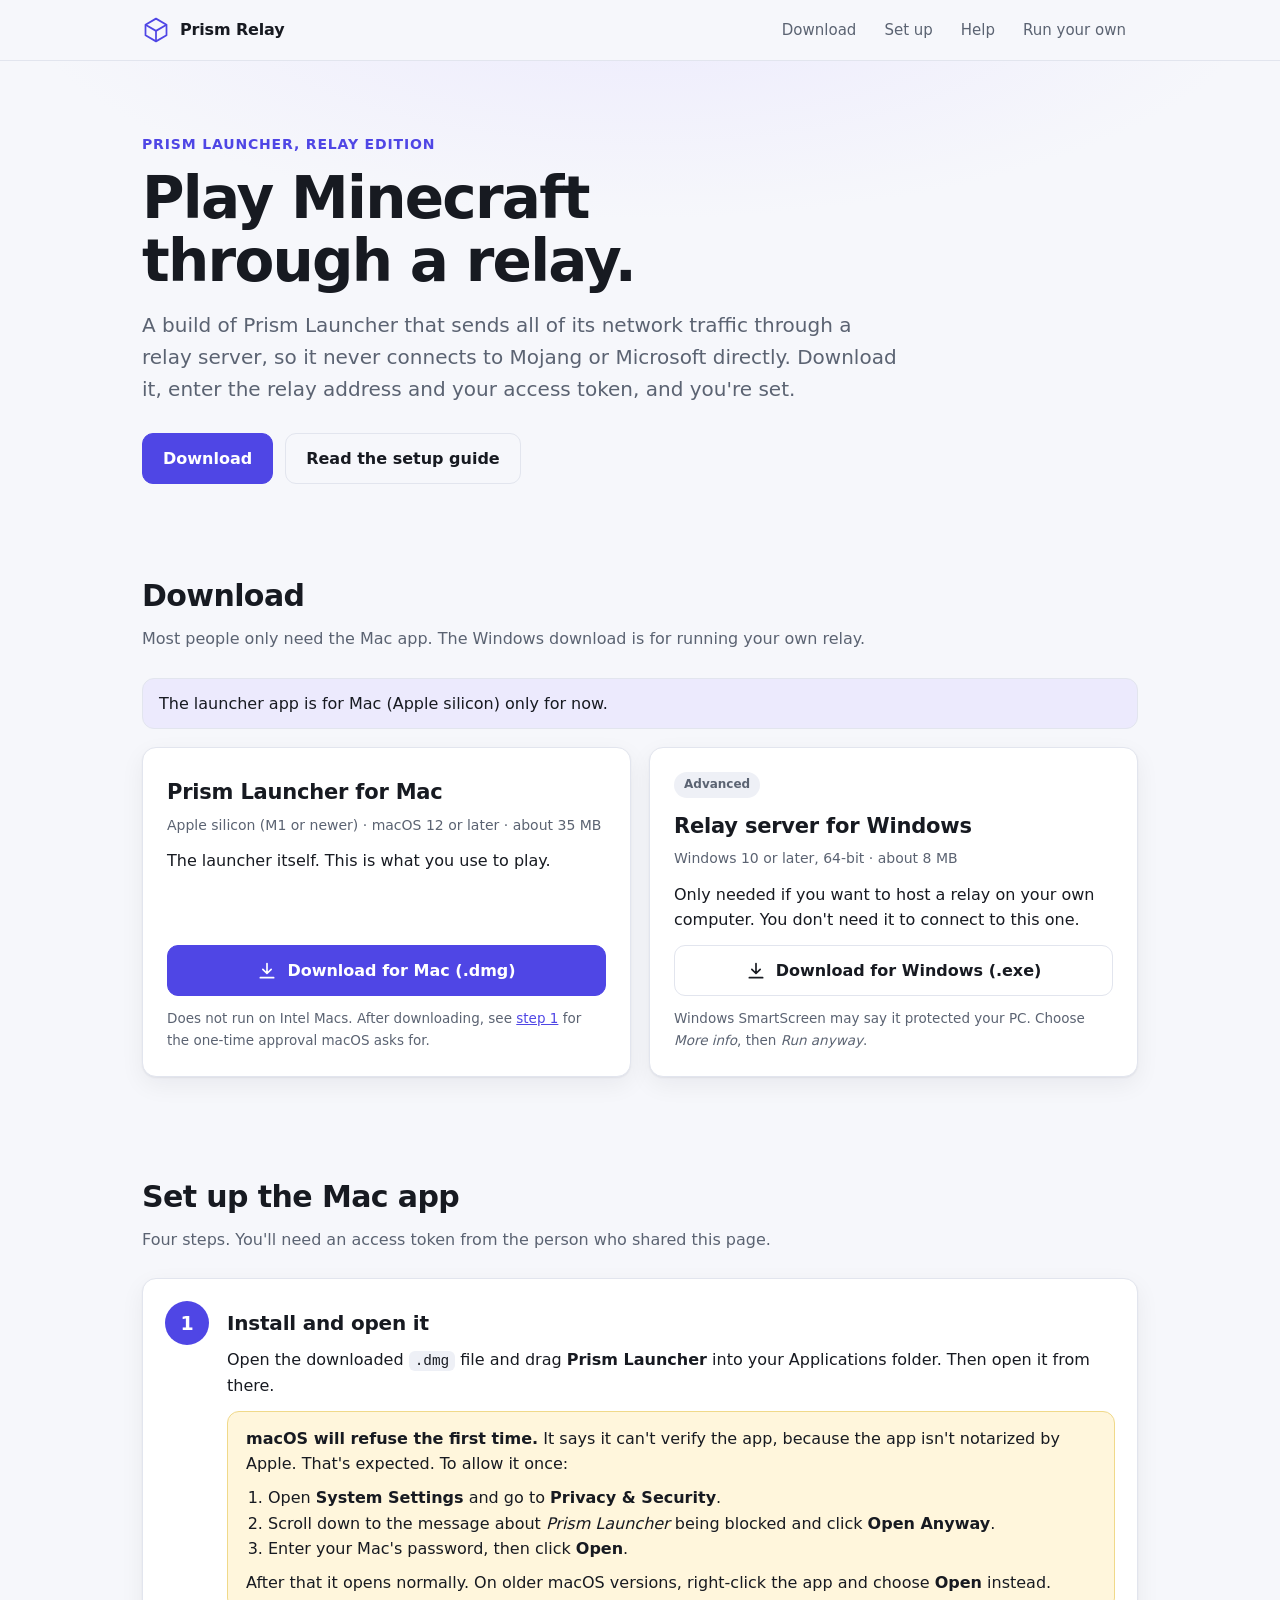
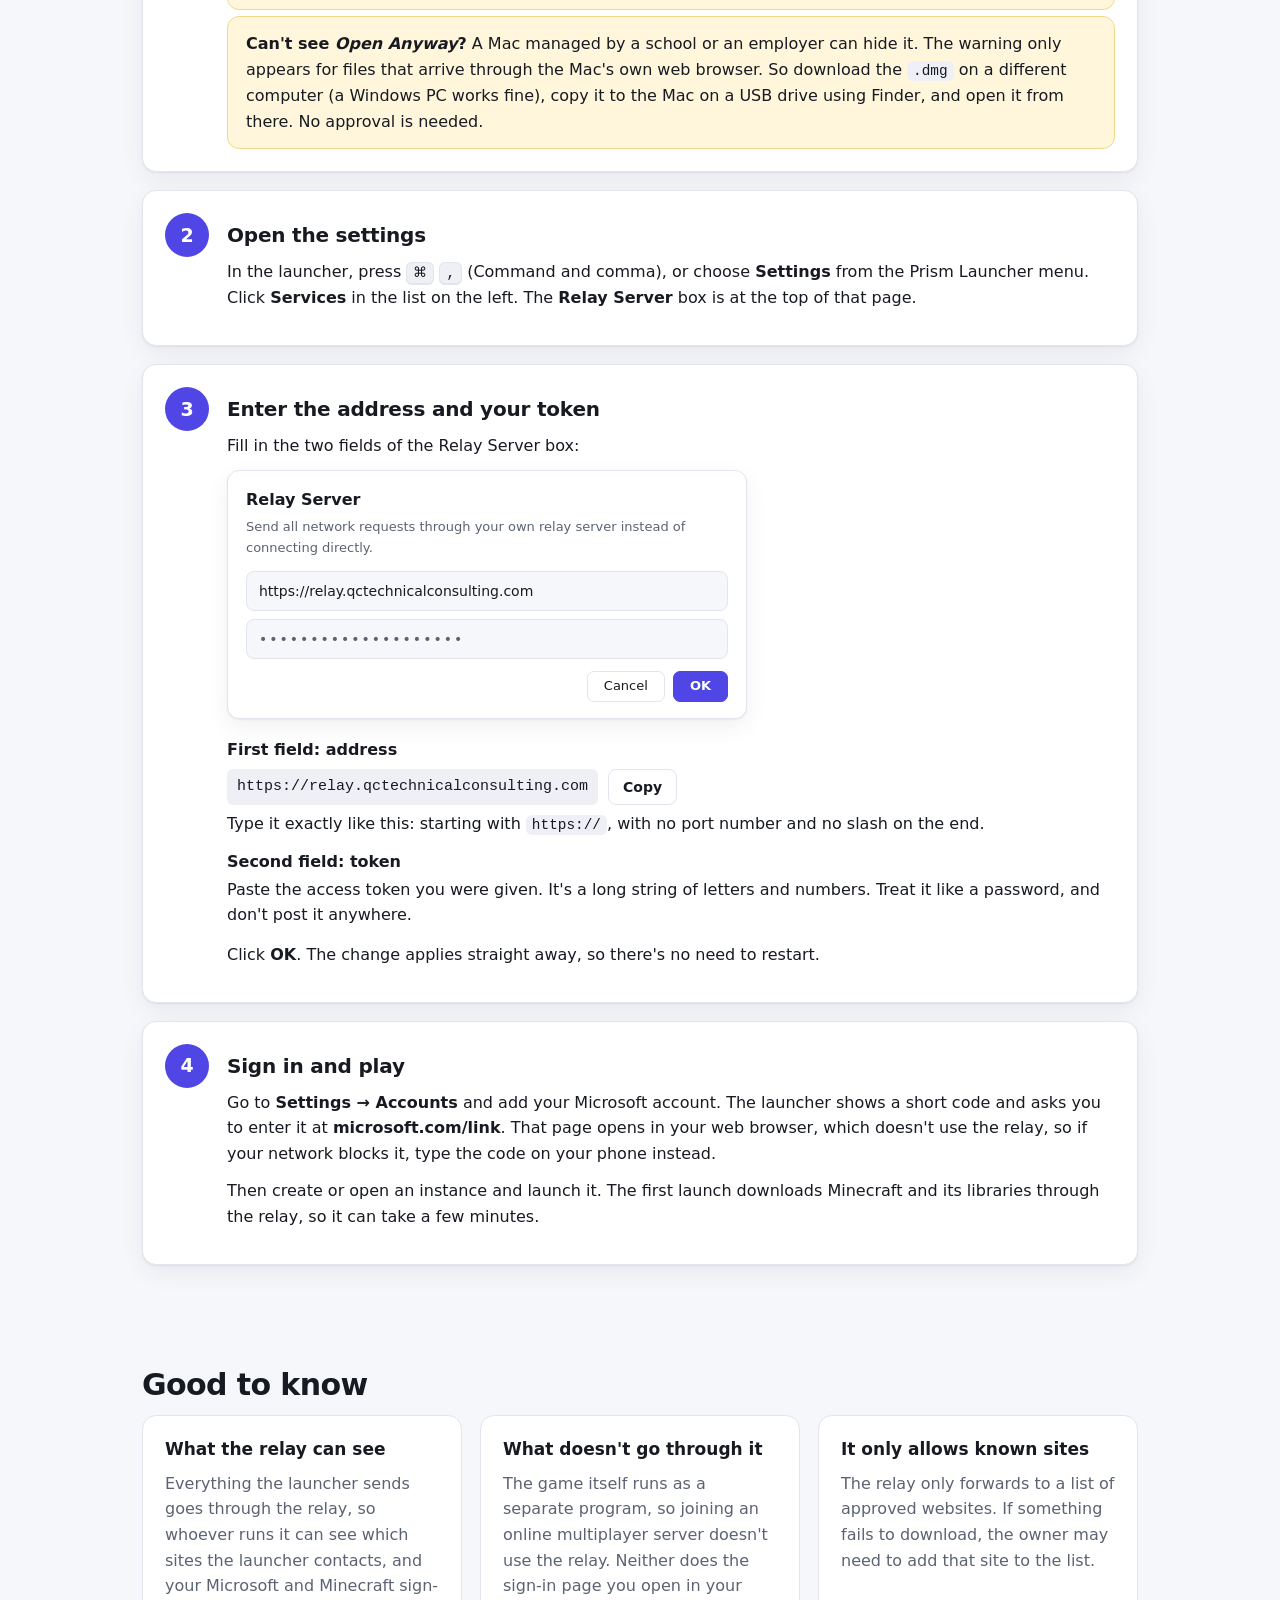
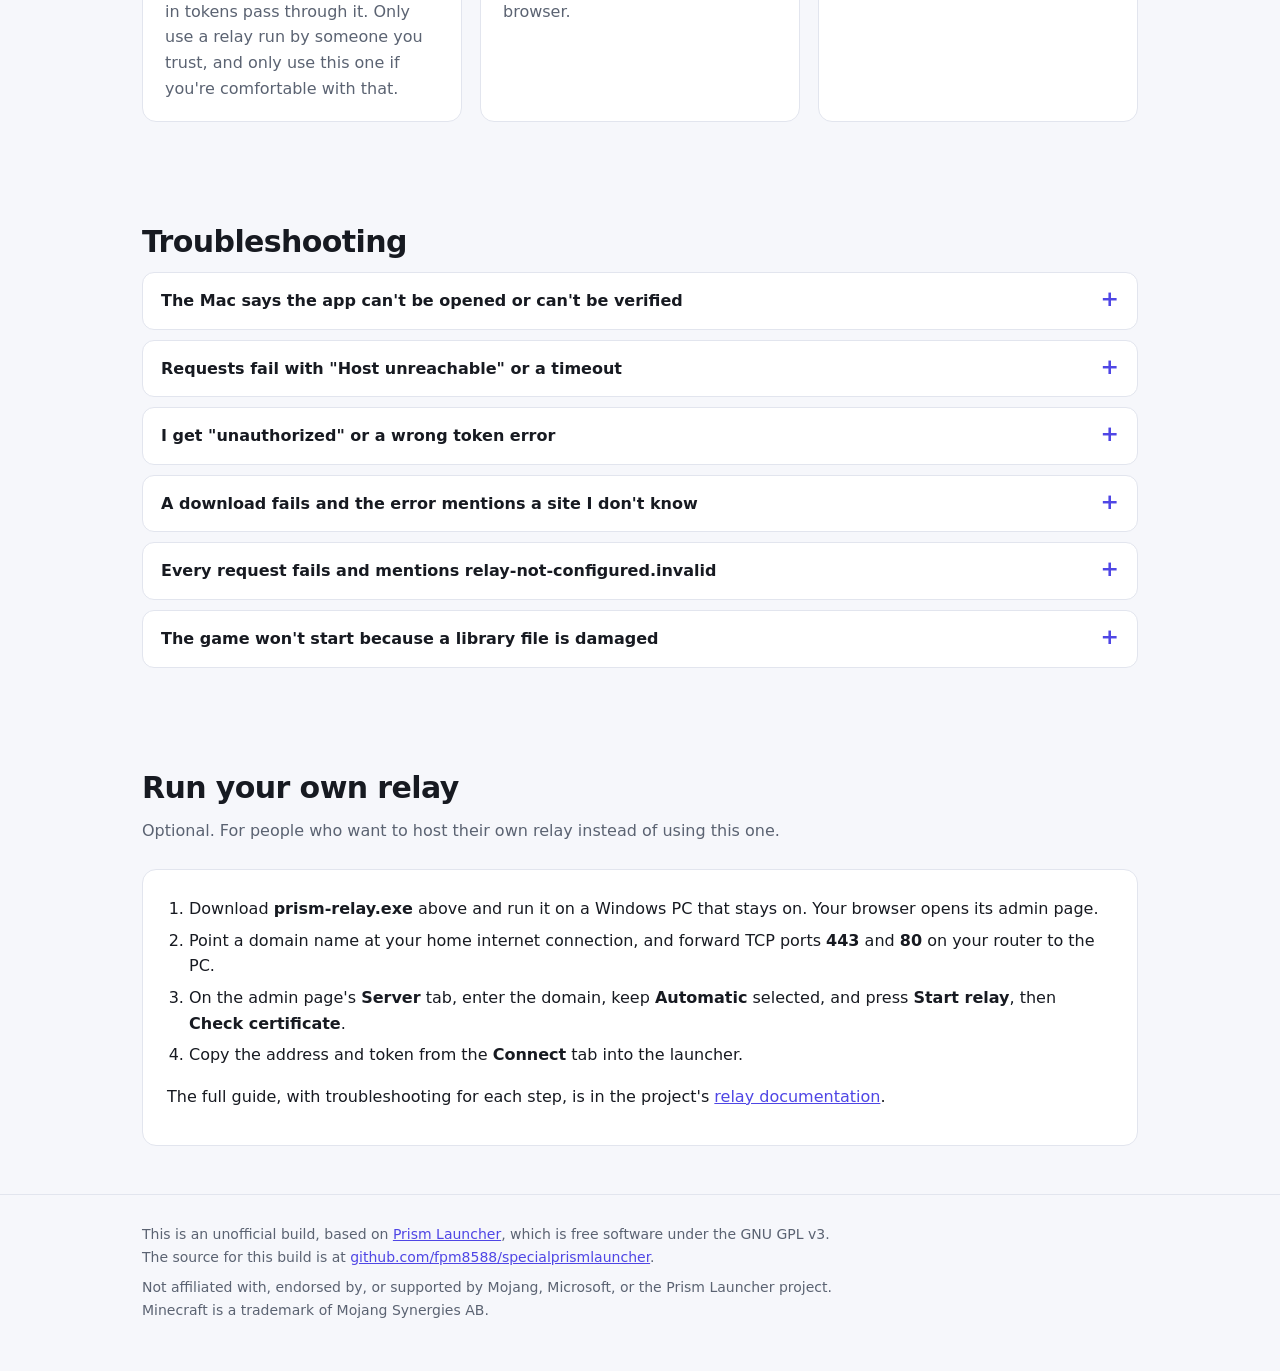
<file: site/index.html>
<!doctype html>
<html lang="en">
<head>
<meta charset="utf-8">
<meta name="viewport" content="width=device-width, initial-scale=1">
<title>Prism Relay: downloads and setup guide</title>
<meta name="description" content="Download the Prism Launcher relay edition for Mac and follow the setup guide to connect it to relay.qctechnicalconsulting.com.">
<meta name="color-scheme" content="light dark">
<link rel="canonical" href="https://sigeonpex.qctechnicalconsulting.com/">
<link rel="icon" href="favicon.svg" type="image/svg+xml">
<link rel="stylesheet" href="style.css">
</head>
<body>
<a class="skip" href="#download">Skip to downloads</a>

<header class="top">
  <div class="wrap bar">
    <a class="brand" href="#top" aria-label="Prism Relay home">
      <svg viewBox="0 0 32 32" width="28" height="28" aria-hidden="true"><path d="M16 3 28 10v12L16 29 4 22V10z" fill="none" stroke="currentColor" stroke-width="2" stroke-linejoin="round"/><path d="M4 10l12 7 12-7M16 17v12" fill="none" stroke="currentColor" stroke-width="2" stroke-linejoin="round"/></svg>
      <span>Prism Relay</span>
    </a>
    <nav aria-label="Page sections">
      <a href="#download">Download</a>
      <a href="#setup">Set up</a>
      <a href="#help">Help</a>
      <a href="#own">Run your own</a>
    </nav>
  </div>
</header>

<main id="top">
  <section class="hero">
    <div class="wrap">
      <p class="eyebrow">Prism Launcher, relay edition</p>
      <h1>Play Minecraft through a relay.</h1>
      <p class="lead">A build of Prism Launcher that sends all of its network traffic through a relay server, so it never connects to Mojang or Microsoft directly. Download it, enter the relay address and your access token, and you're set.</p>
      <p class="hero-actions">
        <a class="btn primary" href="#download">Download</a>
        <a class="btn ghost" href="#setup">Read the setup guide</a>
      </p>
    </div>
  </section>

  <section id="download" class="wrap section">
    <h2>Download</h2>
    <p class="sub">Most people only need the Mac app. The Windows download is for running your own relay.</p>

    <div id="os-note" class="notice" role="status" hidden></div>

    <div class="cards">
      <article class="card" id="card-mac">
        <span class="badge" id="badge-mac" hidden>Recommended for your computer</span>
        <h3>Prism Launcher for Mac</h3>
        <p class="meta">Apple silicon (M1 or newer) &middot; macOS 12 or later &middot; about 35 MB</p>
        <p>The launcher itself. This is what you use to play.</p>
        <a class="btn primary wide" id="dl-mac" href="https://github.com/fpm8588/specialprismlauncher/releases/download/macos-latest/PrismLauncher-macOS-arm64.dmg" download="PrismLauncher-macOS-arm64.dmg" data-name="the Mac app">
          <svg viewBox="0 0 24 24" width="20" height="20" aria-hidden="true"><path d="M12 3v12m0 0 5-5m-5 5-5-5M4 20h16" fill="none" stroke="currentColor" stroke-width="2" stroke-linecap="round" stroke-linejoin="round"/></svg>
          Download for Mac (.dmg)
        </a>
        <p class="fine">Does not run on Intel Macs. After downloading, see <a href="#setup">step 1</a> for the one-time approval macOS asks for.</p>
      </article>

      <article class="card" id="card-win">
        <span class="badge quiet">Advanced</span>
        <h3>Relay server for Windows</h3>
        <p class="meta">Windows 10 or later, 64-bit &middot; about 8 MB</p>
        <p>Only needed if you want to host a relay on your own computer. You don't need it to connect to this one.</p>
        <a class="btn wide" id="dl-win" href="https://github.com/fpm8588/specialprismlauncher/releases/download/windows-latest/prism-relay.exe" download="prism-relay.exe" data-name="the Windows relay server">
          <svg viewBox="0 0 24 24" width="20" height="20" aria-hidden="true"><path d="M12 3v12m0 0 5-5m-5 5-5-5M4 20h16" fill="none" stroke="currentColor" stroke-width="2" stroke-linecap="round" stroke-linejoin="round"/></svg>
          Download for Windows (.exe)
        </a>
        <p class="fine">Windows SmartScreen may say it protected your PC. Choose <em>More info</em>, then <em>Run anyway</em>.</p>
      </article>
    </div>
    <p id="dl-status" class="status" role="status" aria-live="polite" hidden></p>
  </section>

  <section id="setup" class="wrap section">
    <h2>Set up the Mac app</h2>
    <p class="sub">Four steps. You'll need an access token from the person who shared this page.</p>

    <ol class="steps">
      <li>
        <div class="num" aria-hidden="true">1</div>
        <div class="body">
          <h3>Install and open it</h3>
          <p>Open the downloaded <code>.dmg</code> file and drag <strong>Prism Launcher</strong> into your Applications folder. Then open it from there.</p>
          <div class="callout">
            <strong>macOS will refuse the first time.</strong> It says it can't verify the app, because the app isn't notarized by Apple. That's expected. To allow it once:
            <ol>
              <li>Open <strong>System Settings</strong> and go to <strong>Privacy &amp; Security</strong>.</li>
              <li>Scroll down to the message about <em>Prism Launcher</em> being blocked and click <strong>Open Anyway</strong>.</li>
              <li>Enter your Mac's password, then click <strong>Open</strong>.</li>
            </ol>
            After that it opens normally. On older macOS versions, right-click the app and choose <strong>Open</strong> instead.
          </div>
          <div class="callout">
            <strong>Can't see <em>Open Anyway</em>?</strong> A Mac managed by a school or an employer can hide it. The warning only appears for files that arrive through the Mac's own web browser. So download the <code>.dmg</code> on a different computer (a Windows PC works fine), copy it to the Mac on a USB drive using Finder, and open it from there. No approval is needed.
          </div>
        </div>
      </li>

      <li>
        <div class="num" aria-hidden="true">2</div>
        <div class="body">
          <h3>Open the settings</h3>
          <p>In the launcher, press <kbd>&#8984;</kbd> <kbd>,</kbd> (Command and comma), or choose <strong>Settings</strong> from the Prism Launcher menu. Click <strong>Services</strong> in the list on the left. The <strong>Relay Server</strong> box is at the top of that page.</p>
        </div>
      </li>

      <li>
        <div class="num" aria-hidden="true">3</div>
        <div class="body">
          <h3>Enter the address and your token</h3>
          <p>Fill in the two fields of the Relay Server box:</p>

          <div class="mock" role="img" aria-label="The Relay Server box in the launcher settings, with the address filled in and the token hidden">
            <div class="mock-title">Relay Server</div>
            <div class="mock-note">Send all network requests through your own relay server instead of connecting directly.</div>
            <div class="mock-field">https://relay.qctechnicalconsulting.com</div>
            <div class="mock-field dots">&bull;&bull;&bull;&bull;&bull;&bull;&bull;&bull;&bull;&bull;&bull;&bull;&bull;&bull;&bull;&bull;&bull;&bull;&bull;&bull;</div>
            <div class="mock-buttons"><span>Cancel</span><span class="ok">OK</span></div>
          </div>

          <dl class="fields">
            <dt>First field: address</dt>
            <dd>
              <span class="copyrow"><code id="relay-url">https://relay.qctechnicalconsulting.com</code>
              <button type="button" class="copy" data-copy="relay-url">Copy</button></span>
              Type it exactly like this: starting with <code>https://</code>, with no port number and no slash on the end.
            </dd>
            <dt>Second field: token</dt>
            <dd>Paste the access token you were given. It's a long string of letters and numbers. Treat it like a password, and don't post it anywhere.</dd>
          </dl>
          <p>Click <strong>OK</strong>. The change applies straight away, so there's no need to restart.</p>
        </div>
      </li>

      <li>
        <div class="num" aria-hidden="true">4</div>
        <div class="body">
          <h3>Sign in and play</h3>
          <p>Go to <strong>Settings &rarr; Accounts</strong> and add your Microsoft account. The launcher shows a short code and asks you to enter it at <strong>microsoft.com/link</strong>. That page opens in your web browser, which doesn't use the relay, so if your network blocks it, type the code on your phone instead.</p>
          <p>Then create or open an instance and launch it. The first launch downloads Minecraft and its libraries through the relay, so it can take a few minutes.</p>
        </div>
      </li>
    </ol>
  </section>

  <section class="wrap section" aria-labelledby="know">
    <h2 id="know">Good to know</h2>
    <div class="know">
      <div>
        <h3>What the relay can see</h3>
        <p>Everything the launcher sends goes through the relay, so whoever runs it can see which sites the launcher contacts, and your Microsoft and Minecraft sign-in tokens pass through it. Only use a relay run by someone you trust, and only use this one if you're comfortable with that.</p>
      </div>
      <div>
        <h3>What doesn't go through it</h3>
        <p>The game itself runs as a separate program, so joining an online multiplayer server doesn't use the relay. Neither does the sign-in page you open in your browser.</p>
      </div>
      <div>
        <h3>It only allows known sites</h3>
        <p>The relay only forwards to a list of approved websites. If something fails to download, the owner may need to add that site to the list.</p>
      </div>
    </div>
  </section>

  <section id="help" class="wrap section">
    <h2>Troubleshooting</h2>
    <div class="faq">
      <details>
        <summary>The Mac says the app can't be opened or can't be verified</summary>
        <p>Follow the approval steps in <a href="#setup">step 1</a>: <strong>System Settings &rarr; Privacy &amp; Security &rarr; Open Anyway</strong>. If your Mac is managed by a school or an employer, that option may be turned off. In that case, download the <code>.dmg</code> on another computer and copy it to the Mac on a USB drive. A file copied that way isn't flagged, so the Mac opens it without asking.</p>
      </details>
      <details>
        <summary>Requests fail with "Host unreachable" or a timeout</summary>
        <p>The launcher can't reach the relay. Check that the address is exactly <code>https://relay.qctechnicalconsulting.com</code>, then open it in your browser with <code>/healthz</code> on the end. If the page shows the word <code>unauthorized</code>, the relay is up and the problem is on your side. If it doesn't load, the relay may be offline, or your network may be blocking it.</p>
      </details>
      <details>
        <summary>I get "unauthorized" or a wrong token error</summary>
        <p>The token is wrong, or it has been changed. Copy it again with nothing extra at the start or end, and paste it into the second field. If it still fails, ask for a new one.</p>
      </details>
      <details>
        <summary>A download fails and the error mentions a site I don't know</summary>
        <p>The relay refused that site because it isn't on its approved list. Tell the person who runs the relay which site it was, and they can allow it. Downloads of Java and of some mods come from sites that may need adding.</p>
      </details>
      <details>
        <summary>Every request fails and mentions relay-not-configured.invalid</summary>
        <p>The address or token in Settings is empty or mistyped. The launcher blocks everything on purpose in that case, so nothing is sent without going through the relay. Re-enter both fields.</p>
      </details>
      <details>
        <summary>The game won't start because a library file is damaged</summary>
        <p>A library that didn't download properly can be left behind. In Finder, press <kbd>&#8679;</kbd> <kbd>&#8984;</kbd> <kbd>G</kbd> and open <code>~/Library/Application Support/PrismLauncher/libraries</code>. Move the damaged file named in the error to the Trash, then launch again so the launcher downloads it fresh.</p>
      </details>
    </div>
  </section>

  <section id="own" class="wrap section">
    <h2>Run your own relay</h2>
    <p class="sub">Optional. For people who want to host their own relay instead of using this one.</p>
    <div class="own">
      <ol>
        <li>Download <strong>prism-relay.exe</strong> above and run it on a Windows PC that stays on. Your browser opens its admin page.</li>
        <li>Point a domain name at your home internet connection, and forward TCP ports <strong>443</strong> and <strong>80</strong> on your router to the PC.</li>
        <li>On the admin page's <strong>Server</strong> tab, enter the domain, keep <strong>Automatic</strong> selected, and press <strong>Start relay</strong>, then <strong>Check certificate</strong>.</li>
        <li>Copy the address and token from the <strong>Connect</strong> tab into the launcher.</li>
      </ol>
      <p>The full guide, with troubleshooting for each step, is in the project's <a href="https://github.com/fpm8588/specialprismlauncher/tree/main/relay" rel="noopener">relay documentation</a>.</p>
    </div>
  </section>
</main>

<footer class="foot">
  <div class="wrap">
    <p>This is an unofficial build, based on <a href="https://prismlauncher.org" rel="noopener">Prism Launcher</a>, which is free software under the GNU GPL v3. The source for this build is at <a href="https://github.com/fpm8588/specialprismlauncher" rel="noopener">github.com/fpm8588/specialprismlauncher</a>.</p>
    <p>Not affiliated with, endorsed by, or supported by Mojang, Microsoft, or the Prism Launcher project. Minecraft is a trademark of Mojang Synergies AB.</p>
  </div>
</footer>

<script src="script.js" defer></script>
</body>
</html>
</file>
<file: site/style.css>
:root {
  --bg: #f6f7fb;
  --surface: #ffffff;
  --text: #171a21;
  --muted: #5b6372;
  --line: #e2e5ee;
  --accent: #4f46e5;
  --accent-ink: #ffffff;
  --accent-soft: #eceafd;
  --code: #eef0f6;
  --callout: #fff6dc;
  --callout-line: #f0d98a;
  --shadow: 0 1px 2px rgba(20, 24, 40, .06), 0 8px 24px rgba(20, 24, 40, .06);
  --radius: 14px;
}
@media (prefers-color-scheme: dark) {
  :root {
    --bg: #0f1116;
    --surface: #181b23;
    --text: #eceef4;
    --muted: #a0a8b8;
    --line: #2a2f3b;
    --accent: #8b85ff;
    --accent-ink: #0d0e18;
    --accent-soft: #23223f;
    --code: #232734;
    --callout: #2c2711;
    --callout-line: #5a4d1c;
    --shadow: 0 1px 2px rgba(0, 0, 0, .4), 0 8px 24px rgba(0, 0, 0, .3);
  }
}

* { box-sizing: border-box; }
html { scroll-behavior: smooth; scroll-padding-top: 76px; }
body {
  margin: 0;
  background: var(--bg);
  color: var(--text);
  font: 16px/1.6 system-ui, -apple-system, "Segoe UI", Roboto, sans-serif;
  -webkit-font-smoothing: antialiased;
}
a { color: var(--accent); }
a:hover { text-decoration-thickness: 2px; }
:focus-visible { outline: 3px solid var(--accent); outline-offset: 2px; border-radius: 6px; }
.wrap { max-width: 1040px; margin: 0 auto; padding: 0 22px; }
.skip { position: absolute; left: -999px; top: 8px; background: var(--surface); padding: 8px 12px; border-radius: 8px; z-index: 20; }
.skip:focus { left: 8px; }

/* header */
.top { position: sticky; top: 0; z-index: 10; background: color-mix(in srgb, var(--bg) 86%, transparent); backdrop-filter: blur(10px); border-bottom: 1px solid var(--line); }
.bar { display: flex; align-items: center; justify-content: space-between; gap: 16px; height: 60px; }
.brand { display: inline-flex; align-items: center; gap: 10px; color: var(--text); font-weight: 700; text-decoration: none; letter-spacing: -.01em; }
.brand svg { color: var(--accent); }
.top nav { display: flex; gap: 4px; }
.top nav a { color: var(--muted); text-decoration: none; padding: 8px 12px; border-radius: 8px; font-size: 15px; }
.top nav a:hover { color: var(--text); background: var(--accent-soft); }

/* hero */
.hero { padding: 72px 0 40px; background: radial-gradient(900px 340px at 50% -80px, var(--accent-soft), transparent 70%); }
.eyebrow { margin: 0 0 12px; color: var(--accent); font-weight: 650; font-size: 14px; letter-spacing: .06em; text-transform: uppercase; }
.hero h1 { margin: 0 0 16px; font-size: clamp(34px, 6vw, 58px); line-height: 1.08; letter-spacing: -.03em; max-width: 14ch; }
.lead { margin: 0 0 28px; font-size: clamp(17px, 2.2vw, 20px); color: var(--muted); max-width: 60ch; }
.hero-actions { display: flex; flex-wrap: wrap; gap: 12px; margin: 0; }

/* buttons */
.btn {
  display: inline-flex; align-items: center; justify-content: center; gap: 10px;
  padding: 12px 20px; border-radius: 11px; border: 1px solid var(--line);
  background: var(--surface); color: var(--text); font: inherit; font-weight: 600; text-decoration: none; cursor: pointer;
  transition: transform .12s ease, box-shadow .12s ease, border-color .12s ease;
}
.btn:hover { border-color: var(--accent); box-shadow: var(--shadow); transform: translateY(-1px); }
.btn.primary { background: var(--accent); color: var(--accent-ink); border-color: var(--accent); }
.btn.ghost { background: transparent; }
.btn.wide { width: 100%; }

/* sections */
.section { padding: 48px 22px; }
.section h2 { margin: 0 0 6px; font-size: 30px; letter-spacing: -.02em; }
.sub { margin: 0 0 26px; color: var(--muted); }

/* download cards */
.cards { display: grid; gap: 18px; grid-template-columns: repeat(auto-fit, minmax(290px, 1fr)); }
.card { position: relative; background: var(--surface); border: 1px solid var(--line); border-radius: var(--radius); padding: 24px; box-shadow: var(--shadow); display: flex; flex-direction: column; }
.card.highlight { border-color: var(--accent); box-shadow: 0 0 0 3px var(--accent-soft), var(--shadow); }
.card h3 { margin: 4px 0 4px; font-size: 21px; letter-spacing: -.01em; }
.card p { margin: 0 0 12px; }
.card .meta { color: var(--muted); font-size: 14px; }
.card .btn { margin-top: auto; }
.fine { margin: 12px 0 0 !important; font-size: 13.5px; color: var(--muted); }
.badge { align-self: flex-start; background: var(--accent); color: var(--accent-ink); font-size: 12px; font-weight: 700; padding: 3px 10px; border-radius: 999px; margin-bottom: 8px; }
.badge.quiet { background: var(--code); color: var(--muted); }
.notice { background: var(--accent-soft); border: 1px solid var(--line); border-radius: 12px; padding: 12px 16px; margin-bottom: 18px; }
.status { margin: 16px 0 0; padding: 12px 16px; border-radius: 12px; background: var(--accent-soft); font-weight: 600; }

/* steps */
.steps { list-style: none; margin: 0; padding: 0; display: grid; gap: 18px; }
.steps > li { display: grid; grid-template-columns: 44px 1fr; gap: 18px; background: var(--surface); border: 1px solid var(--line); border-radius: var(--radius); padding: 22px; box-shadow: var(--shadow); }
.num { width: 44px; height: 44px; border-radius: 50%; background: var(--accent); color: var(--accent-ink); font-weight: 800; font-size: 19px; display: grid; place-items: center; }
.steps h3 { margin: 6px 0 8px; font-size: 20px; letter-spacing: -.01em; }
.steps p { margin: 0 0 12px; }
.body { min-width: 0; }
.callout { background: var(--callout); border: 1px solid var(--callout-line); border-radius: 12px; padding: 14px 18px; margin-top: 6px; }
.callout ol { margin: 8px 0; padding-left: 22px; }
code, kbd { font-family: ui-monospace, "SF Mono", Menlo, Consolas, monospace; font-size: .9em; background: var(--code); border-radius: 6px; padding: 2px 6px; }
kbd { border: 1px solid var(--line); border-bottom-width: 2px; }

/* settings mock-up */
.mock { background: var(--surface); border: 1px solid var(--line); border-radius: 12px; padding: 16px 18px; margin: 4px 0 18px; max-width: 520px; box-shadow: var(--shadow); }
.mock-title { font-weight: 700; margin-bottom: 4px; }
.mock-note { color: var(--muted); font-size: 13px; margin-bottom: 12px; }
.mock-field { background: var(--bg); border: 1px solid var(--line); border-radius: 8px; padding: 8px 12px; margin-bottom: 8px; font-size: 14px; overflow-wrap: anywhere; }
.mock-field.dots { letter-spacing: 2px; color: var(--muted); }
.mock-buttons { display: flex; justify-content: flex-end; gap: 8px; margin-top: 12px; font-size: 13px; }
.mock-buttons span { border: 1px solid var(--line); border-radius: 7px; padding: 4px 16px; }
.mock-buttons .ok { background: var(--accent); color: var(--accent-ink); border-color: var(--accent); font-weight: 600; }

.fields { margin: 0 0 14px; }
.fields dt { font-weight: 700; margin-top: 12px; }
.fields dd { margin: 2px 0 0; }
.copyrow { display: flex; flex-wrap: wrap; align-items: center; gap: 10px; margin: 6px 0; }
.copyrow code { font-size: 15px; padding: 6px 10px; overflow-wrap: anywhere; }
.copy { font: inherit; font-size: 14px; font-weight: 600; padding: 6px 14px; border-radius: 8px; border: 1px solid var(--line); background: var(--surface); color: var(--text); cursor: pointer; }
.copy:hover { border-color: var(--accent); }

/* good to know */
.know { display: grid; gap: 18px; grid-template-columns: repeat(auto-fit, minmax(260px, 1fr)); }
.know > div { background: var(--surface); border: 1px solid var(--line); border-radius: var(--radius); padding: 20px 22px; }
.know h3 { margin: 0 0 8px; font-size: 17px; }
.know p { margin: 0; color: var(--muted); }

/* faq */
.faq { display: grid; gap: 10px; }
.faq details { background: var(--surface); border: 1px solid var(--line); border-radius: 12px; padding: 0 18px; }
.faq summary { cursor: pointer; padding: 15px 0; font-weight: 600; list-style: none; display: flex; justify-content: space-between; gap: 12px; }
.faq summary::-webkit-details-marker { display: none; }
.faq summary::after { content: "+"; font-size: 22px; line-height: 1; color: var(--accent); }
.faq details[open] summary::after { content: "\2212"; }
.faq details p { margin: 0 0 16px; color: var(--muted); }

.own { background: var(--surface); border: 1px solid var(--line); border-radius: var(--radius); padding: 20px 24px; }
.own ol { margin: 0 0 12px; padding-left: 22px; }
.own li { margin: 6px 0; }

.foot { border-top: 1px solid var(--line); padding: 28px 0 44px; color: var(--muted); font-size: 14px; }
.foot p { margin: 0 0 8px; max-width: 80ch; }

@media (max-width: 640px) {
  .top nav a:not(:first-child) { display: none; }
  .hero { padding-top: 44px; }
  .steps > li { grid-template-columns: 1fr; gap: 10px; padding: 18px; }
  .num { width: 36px; height: 36px; font-size: 16px; }
}
@media (prefers-reduced-motion: reduce) {
  html { scroll-behavior: auto; }
  .btn { transition: none; }
}
</file>
